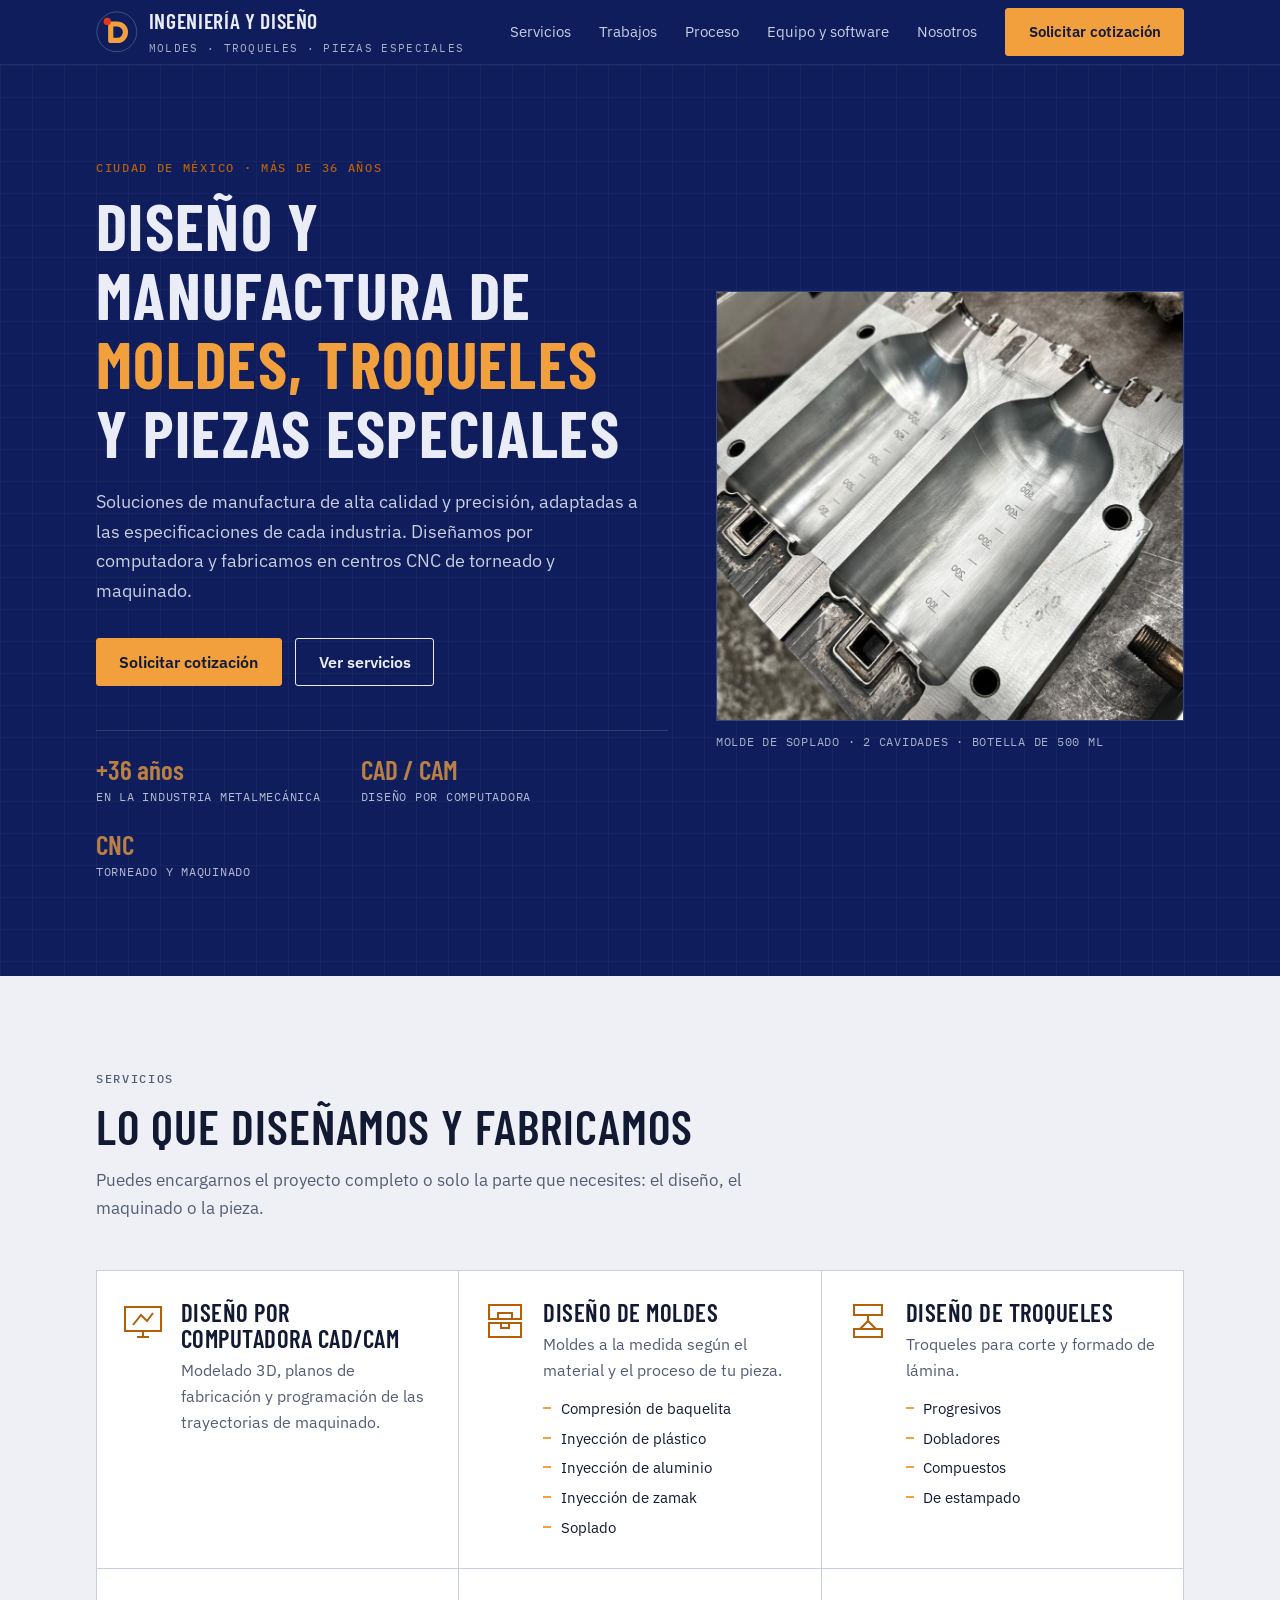
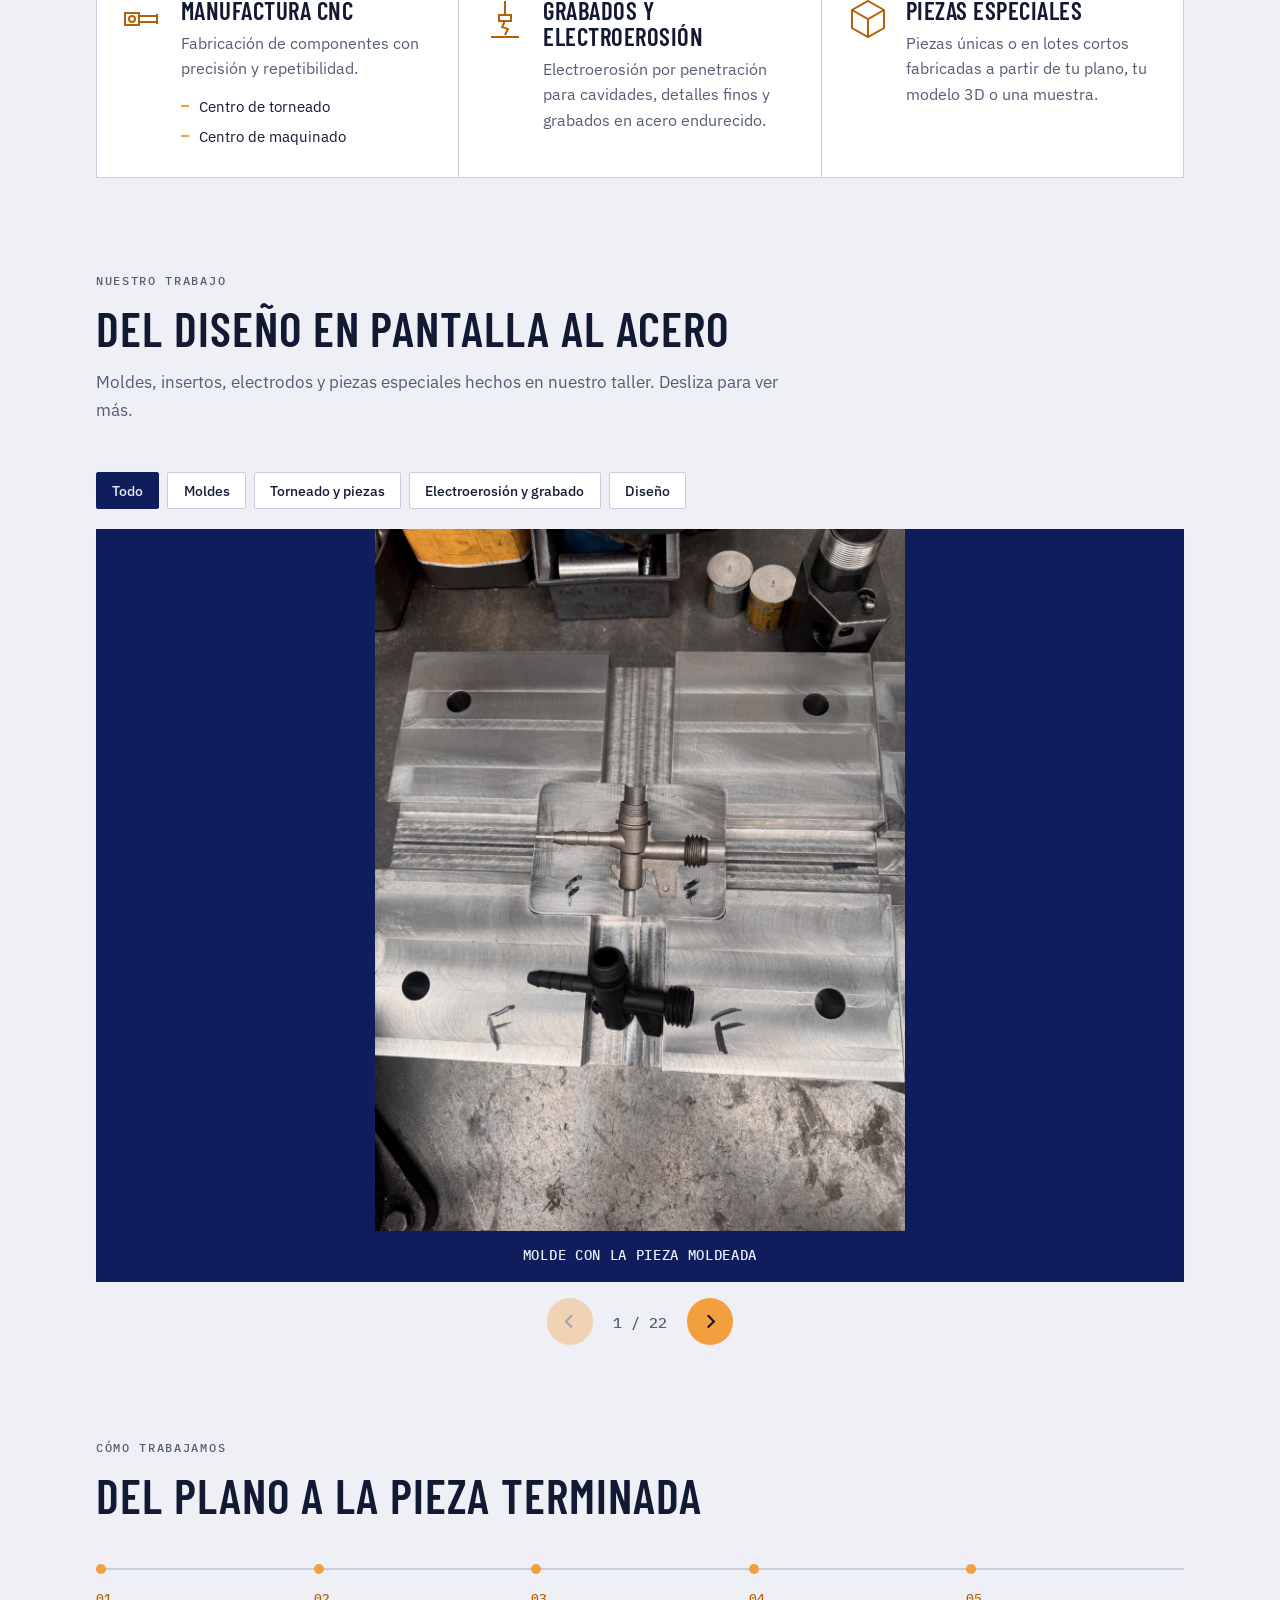
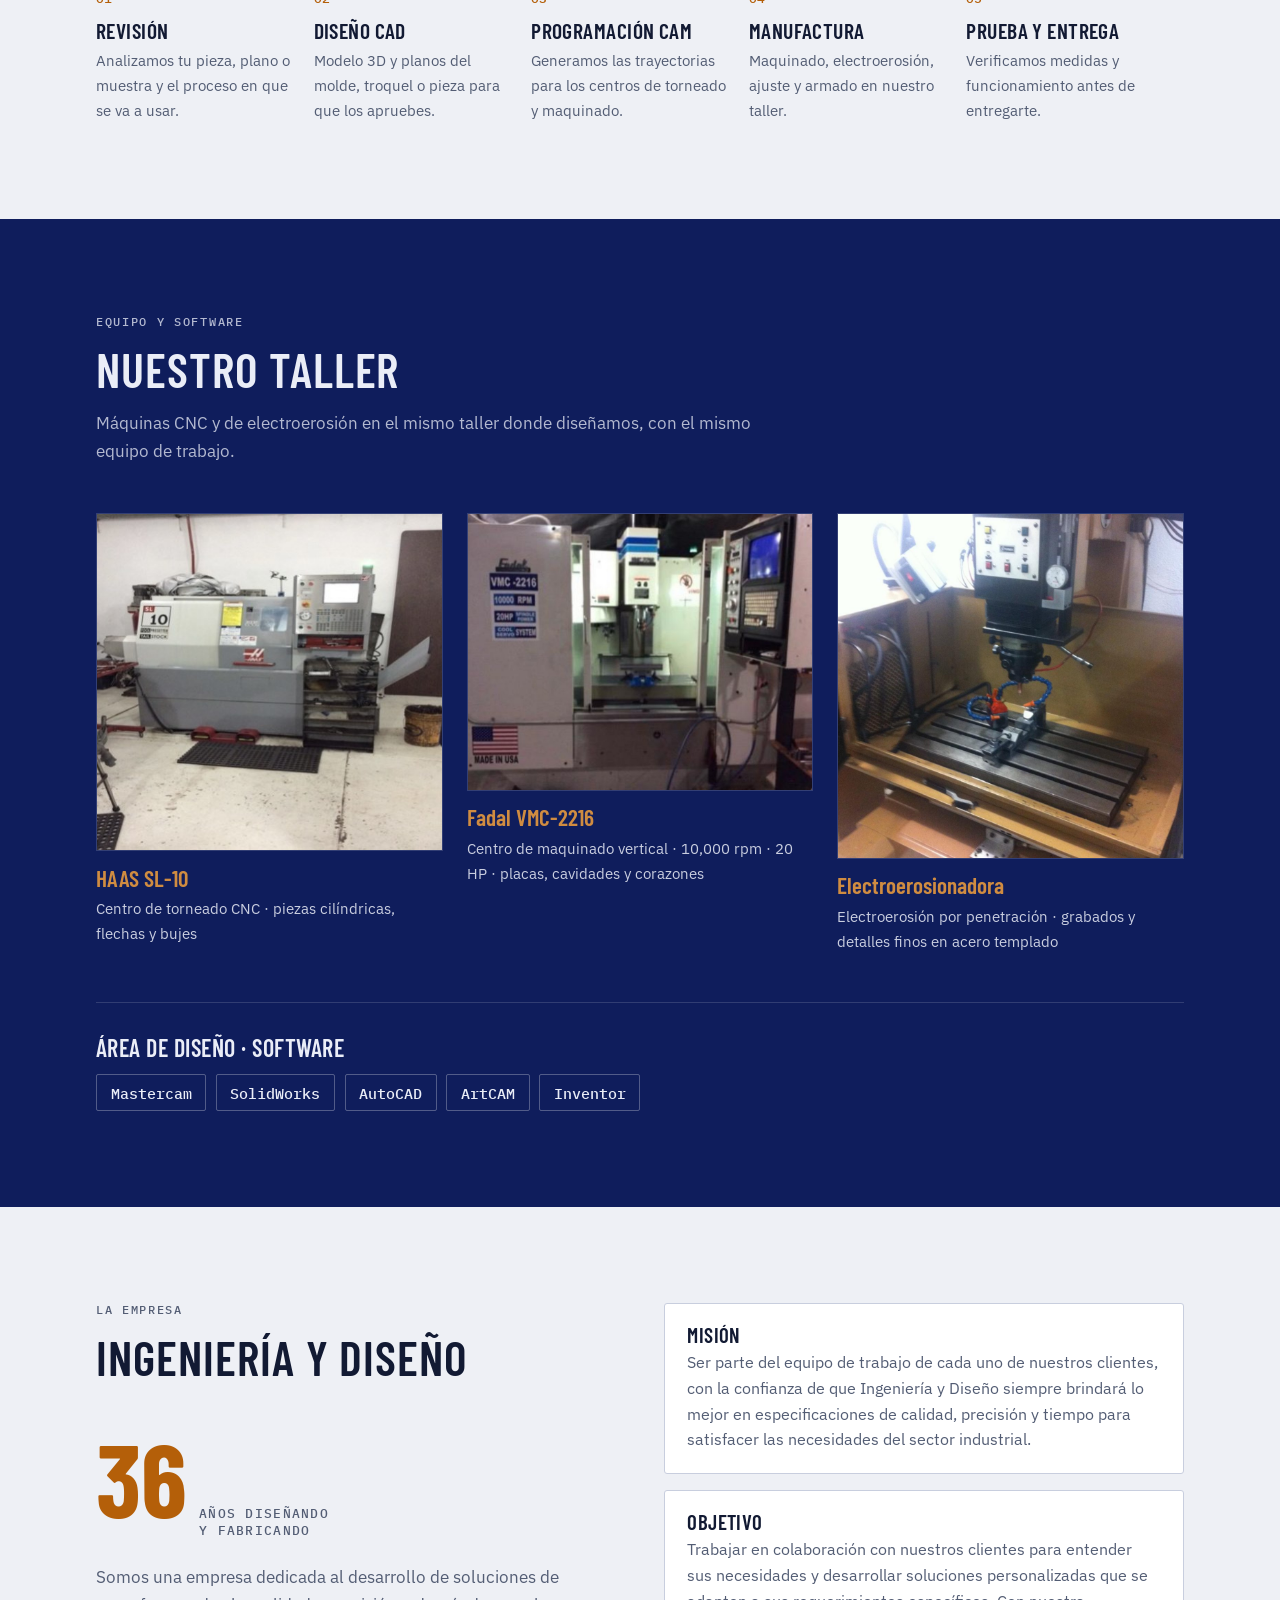
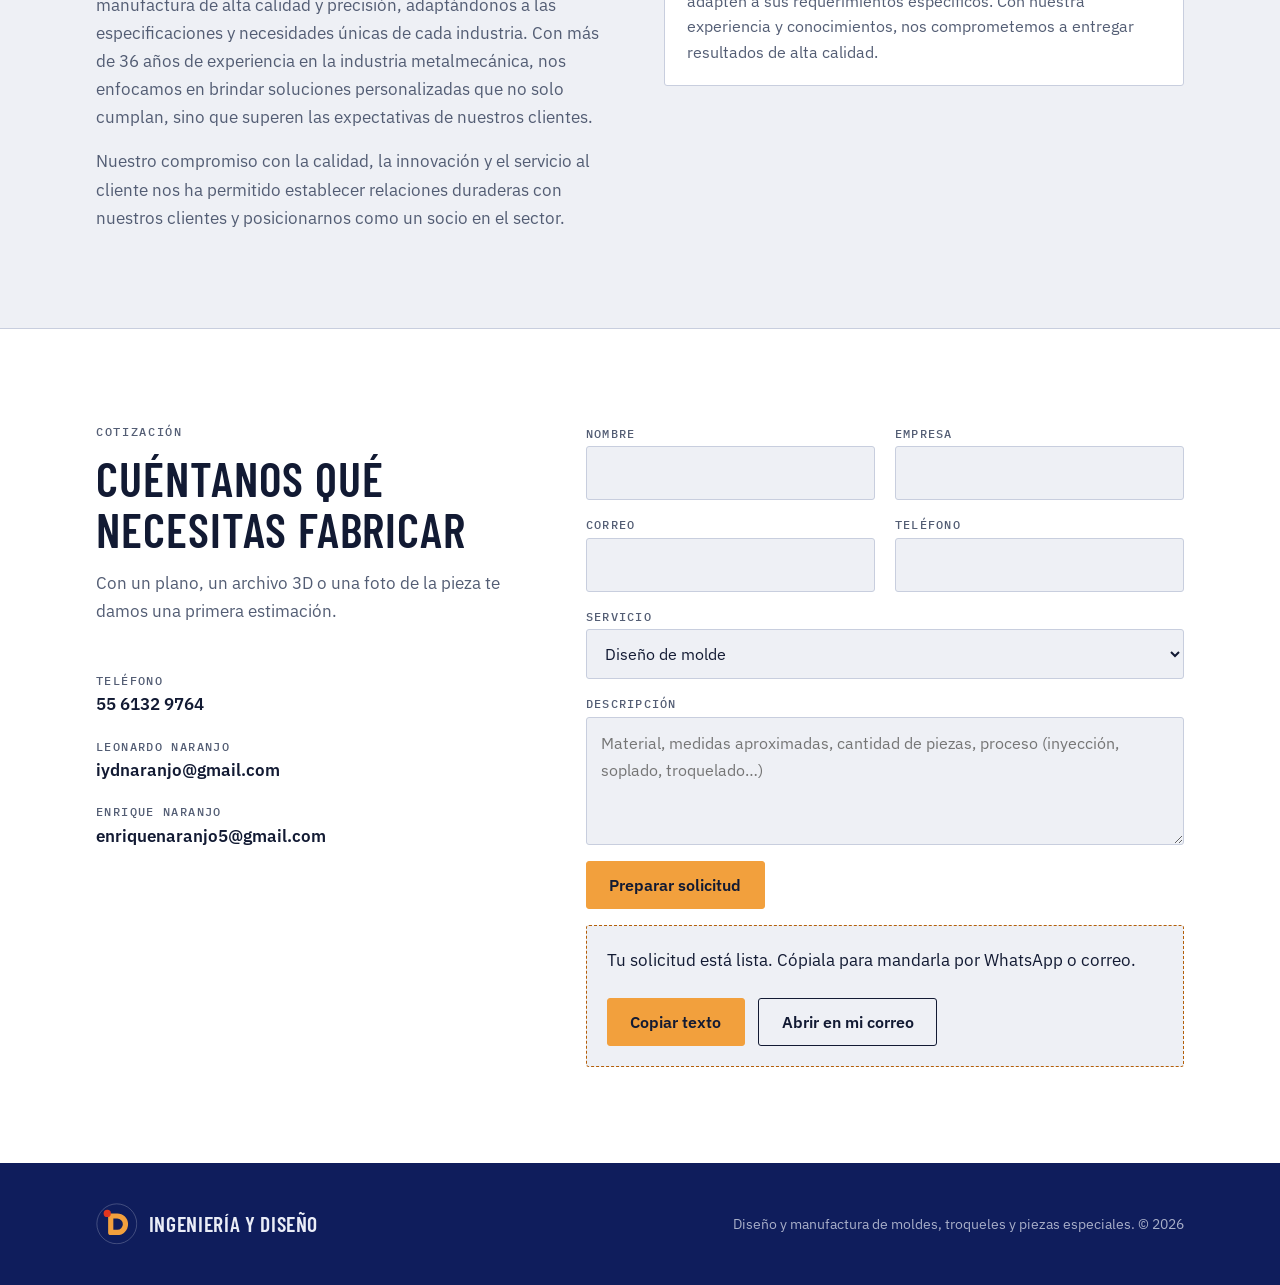
<file: ingenieria-y-diseno/index.html>
<!doctype html>
<html lang="es">
<head>
<meta charset="utf-8">
<meta name="viewport" content="width=device-width, initial-scale=1, viewport-fit=cover">
<title>Ingeniería y Diseño</title>
<meta name="description" content="Diseño y manufactura de moldes, troqueles y piezas especiales. 36 años de experiencia en la Ciudad de México.">
<link rel="preconnect" href="https://fonts.googleapis.com">
<link rel="preconnect" href="https://fonts.gstatic.com" crossorigin>
<link rel="stylesheet" href="https://fonts.googleapis.com/css2?family=Barlow+Condensed:wght@500;600;700&family=IBM+Plex+Sans:wght@400;500;600&family=IBM+Plex+Mono:wght@400;500&display=swap">
<style>
/* Layout: plano técnico. Bandas a todo lo ancho en el azul marino del logo, contenido
   en una columna de 72rem, cotas y etiquetas monoespaciadas como en un dibujo de taller. */
:root {
  --papel: #eef0f5;       /* fondo, gris con matiz azul */
  --lamina: #ffffff;      /* superficies */
  --texto: #121a33;       /* texto principal */
  --tenue: #535d74;       /* texto secundario */
  --linea: #c8cede;       /* trazos y bordes */
  --marino: #0f1d5c;      /* bandas oscuras, azul del logo */
  --sobre-marino: #eaedf7;/* texto sobre bandas oscuras */
  --naranja: #f2a03d;     /* acento del logo, sobre fondos oscuros y botones */
  --naranja-texto: #b45f09; /* acento como texto sobre fondo claro */
  --rojo: #e2361f;        /* punto del logo */
  --display: "Barlow Condensed", "Arial Narrow", "Roboto Condensed", sans-serif;
  --cuerpo: "IBM Plex Sans", "Segoe UI", Roboto, Helvetica, Arial, sans-serif;
  --mono: "IBM Plex Mono", ui-monospace, "SFMono-Regular", Menlo, Consolas, monospace;
  --ancho: 72rem;
  color-scheme: light;
}
@media (prefers-color-scheme: dark) {
  :root:not([data-theme="light"]) {
    --papel: #0c1230; --lamina: #131b42; --texto: #e2e6f2; --tenue: #9aa3bd;
    --linea: #29325e; --marino: #080d26; --sobre-marino: #eaedf7;
    --naranja: #f4a849; --naranja-texto: #f4a849;
    color-scheme: dark;
  }
}
:root[data-theme="dark"] {
  --papel: #0c1230; --lamina: #131b42; --texto: #e2e6f2; --tenue: #9aa3bd;
  --linea: #29325e; --marino: #080d26; --sobre-marino: #eaedf7;
  --naranja: #f4a849; --naranja-texto: #f4a849;
  color-scheme: dark;
}

* { box-sizing: border-box; }
html { scroll-behavior: smooth; scroll-padding-top: 4.5rem; }
body {
  margin: 0;
  background: var(--papel);
  color: var(--texto);
  font: 400 1.0625rem/1.65 var(--cuerpo);
}
img, svg { max-width: 100%; }
a { color: inherit; }
:focus-visible { outline: 2px solid var(--naranja); outline-offset: 3px; }
h1, h2, h3 { font-family: var(--display); font-weight: 600; line-height: 1.05; margin: 0; text-wrap: balance; text-transform: uppercase; letter-spacing: .02em; }
p { margin: 0; }

.envoltura { max-width: var(--ancho); margin-inline: auto; padding-inline: clamp(1rem, 4vw, 2rem); }
.etiqueta { font: 500 .75rem/1.2 var(--mono); letter-spacing: .14em; text-transform: uppercase; color: var(--naranja-texto); }
.oscura .etiqueta { color: var(--naranja); }

/* Encabezado */
.encabezado {
  position: sticky; top: env(safe-area-inset-top, 0px); z-index: 10;
  background: var(--marino); color: var(--sobre-marino);
  border-bottom: 1px solid rgba(255,255,255,.08);
}
.encabezado .envoltura { display: flex; align-items: center; justify-content: space-between; gap: 1rem; min-height: 4rem; }
.marca { display: flex; align-items: center; gap: .7rem; text-decoration: none; }
.marca svg { width: 2.6rem; height: 2.6rem; flex: none; }
.marca span { font: 600 1.35rem/1 var(--display); letter-spacing: .03em; text-transform: uppercase; }
.marca small { display: block; font: 400 .68rem/1.3 var(--mono); letter-spacing: .12em; text-transform: uppercase; opacity: .7; margin-top: .2rem; }
.nav { display: flex; gap: 1.75rem; align-items: center; }
.nav a { text-decoration: none; font-size: .95rem; opacity: .85; }
.nav a:hover { opacity: 1; color: var(--naranja); }
.nav .boton { opacity: 1; }
.nav .boton:hover { color: var(--marino); }
.menu-btn { display: none; background: none; border: 1px solid rgba(255,255,255,.25); color: inherit; border-radius: 4px; width: 2.75rem; height: 2.75rem; cursor: pointer; }
.menu-btn svg { width: 1.3rem; height: 1.3rem; }
@media (max-width: 860px) {
  .menu-btn { display: inline-grid; place-items: center; }
  .nav { position: absolute; inset: 100% 0 auto 0; background: var(--marino); flex-direction: column; align-items: stretch; gap: 0; padding: .5rem clamp(1rem, 4vw, 2rem) 1.25rem; border-bottom: 1px solid rgba(255,255,255,.08); }
  .nav a { padding: .85rem 0; border-bottom: 1px solid rgba(255,255,255,.08); }
  .nav .boton { margin-top: 1rem; text-align: center; border-bottom: 0; padding: .95rem 1.4rem; }
  .nav:not(.abierta) { display: none; }
}

.boton {
  display: inline-flex; align-items: center; justify-content: center; gap: .5rem;
  font: 600 1rem/1 var(--cuerpo); text-decoration: none; cursor: pointer;
  padding: .95rem 1.4rem; border-radius: 3px; border: 1.5px solid var(--naranja);
  background: var(--naranja); color: #121a33;
}
.boton:hover { filter: brightness(1.06); }
.boton.contorno { background: transparent; color: inherit; border-color: currentColor; }

/* Portada */
.portada { background: var(--marino); color: var(--sobre-marino); position: relative; overflow: hidden; }
.portada::before {
  content: ""; position: absolute; inset: 0; pointer-events: none; opacity: .6;
  background-image:
    linear-gradient(rgba(255,255,255,.05) 1px, transparent 1px),
    linear-gradient(90deg, rgba(255,255,255,.05) 1px, transparent 1px);
  background-size: 32px 32px;
}
.portada .envoltura { position: relative; display: grid; grid-template-columns: 1.1fr .9fr; gap: 3rem; align-items: center; padding-block: clamp(3rem, 8vw, 6rem); }
.portada h1 { font-size: clamp(2.3rem, 6vw, 4.1rem); font-weight: 700; margin-block: 1rem 1.25rem; }
.portada h1 em { font-style: normal; color: var(--naranja); }
.portada p.intro { max-width: 34rem; font-size: 1.125rem; opacity: .85; }
.acciones { display: flex; flex-wrap: wrap; gap: .85rem; margin-top: 2rem; }
.foto-portada { margin: 0; min-width: 0; }
.foto-portada img { display: block; width: 100%; height: auto; border: 1px solid rgba(255,255,255,.18); }
.foto-portada figcaption { font: 400 .78rem/1.4 var(--mono); letter-spacing: .06em; text-transform: uppercase; opacity: .7; margin-top: .75rem; }
@media (max-width: 860px) {
  .portada .envoltura { grid-template-columns: 1fr; gap: 2.5rem; }
  .acciones .boton { flex: 1 1 14rem; }
}
.datos { display: flex; flex-wrap: wrap; gap: 1.5rem 2.5rem; margin-top: 2.75rem; padding-top: 1.5rem; border-top: 1px solid rgba(255,255,255,.14); }
.datos div { font: 400 .78rem/1.4 var(--mono); letter-spacing: .06em; text-transform: uppercase; opacity: .75; }
.datos b { display: block; font: 600 1.7rem/1.1 var(--display); letter-spacing: 0; text-transform: none; color: var(--naranja); margin-bottom: .2rem; }

/* Secciones */
.seccion { padding-block: clamp(3.5rem, 9vw, 6rem); }
.seccion-cabeza { display: grid; gap: .9rem; max-width: 44rem; margin-bottom: clamp(2rem, 5vw, 3rem); }
.seccion-cabeza h2 { font-size: clamp(2rem, 5vw, 3rem); }
.seccion-cabeza p { color: var(--tenue); }
.oscura { background: var(--marino); color: var(--sobre-marino); }
.oscura .seccion-cabeza p { color: var(--sobre-marino); opacity: .75; }

/* Servicios */
.servicios { display: grid; grid-template-columns: repeat(auto-fit, minmax(19rem, 1fr)); gap: 0; border-top: 1px solid var(--linea); border-left: 1px solid var(--linea); background: var(--lamina); }
.servicio { display: grid; grid-template-columns: 2.75rem 1fr; gap: 1rem; align-items: start; min-width: 0; padding: 1.75rem 1.5rem; border-right: 1px solid var(--linea); border-bottom: 1px solid var(--linea); }
.servicio svg { width: 2.75rem; height: 2.75rem; color: var(--naranja-texto); }
.servicio h3 { font-size: 1.55rem; margin-bottom: .45rem; }
.servicio p { color: var(--tenue); font-size: .98rem; }
.servicio ul { margin: .75rem 0 0; padding: 0; list-style: none; display: grid; gap: .3rem; }
.servicio li { font-size: .95rem; padding-left: 1.1rem; position: relative; }
.servicio li::before { content: ""; position: absolute; left: 0; top: .72em; width: .5rem; height: 2px; background: var(--naranja); }

/* Galería: carrusel con la foto completa */
.filtros { display: flex; flex-wrap: wrap; gap: .5rem; margin-bottom: 1.25rem; }
.filtro { font: 500 .85rem var(--cuerpo); padding: .55rem .95rem; border-radius: 2px; border: 1px solid var(--linea); background: var(--lamina); color: var(--texto); cursor: pointer; }
.filtro[aria-pressed="true"] { background: var(--marino); border-color: var(--marino); color: var(--sobre-marino); }
.carrusel { position: relative; }
.pista { display: flex; align-items: flex-start; overflow-x: auto; overflow-y: hidden; transition: height .25s ease; scroll-snap-type: x mandatory; scroll-behavior: smooth; scrollbar-width: none; background: var(--marino); }
.pista::-webkit-scrollbar { display: none; }
.diapositiva { flex: 0 0 100%; margin: 0; scroll-snap-align: center; min-width: 0; display: flex; flex-direction: column; align-items: center; }
.diapositiva img { display: block; width: auto; height: auto; max-width: 100%; max-height: 78vh; }
.diapositiva figcaption { font: 500 .85rem/1.4 var(--mono); letter-spacing: .05em; text-transform: uppercase; color: var(--sobre-marino); text-align: center; padding: .9rem 1rem 1.1rem; }
.controles { display: flex; align-items: center; justify-content: center; gap: 1.25rem; margin-top: 1rem; }
.flecha { width: 2.9rem; height: 2.9rem; border-radius: 50%; border: 0; display: grid; place-items: center; background: var(--naranja); color: #121a33; cursor: pointer; }
.flecha svg { width: 1.3rem; height: 1.3rem; }
.flecha:disabled { opacity: .35; cursor: default; }
.contador { font: 500 .95rem var(--mono); color: var(--tenue); min-width: 5ch; text-align: center; margin: 0; }
@media (max-width: 560px) {
  .diapositiva figcaption { font-size: .75rem; }
}

/* Proceso */
.proceso { list-style: none; margin: 0; padding: 0; display: grid; grid-template-columns: repeat(5, 1fr); gap: 0; counter-reset: paso; }
.paso { counter-increment: paso; padding: 1.25rem 1.25rem 0 0; border-top: 2px solid var(--linea); position: relative; min-width: 0; }
.paso::before { content: counter(paso, decimal-leading-zero); display: block; font: 500 .8rem var(--mono); color: var(--naranja-texto); margin-bottom: .75rem; }
.paso::after { content: ""; position: absolute; top: -6px; left: 0; width: 10px; height: 10px; background: var(--naranja); border-radius: 50%; }
.paso h3 { font-size: 1.35rem; margin-bottom: .4rem; }
.paso p { color: var(--tenue); font-size: .95rem; }
@media (max-width: 900px) {
  .proceso { grid-template-columns: 1fr; }
  .paso { border-top: 0; border-left: 2px solid var(--linea); padding: 0 0 2rem 1.5rem; }
  .paso::after { top: 0; left: -6px; }
}

/* Equipo y software */
.maquinas { display: grid; grid-template-columns: repeat(auto-fit, minmax(16rem, 1fr)); gap: 2rem 1.5rem; }
.maquinas figure { margin: 0; min-width: 0; }
.maquinas img { display: block; width: 100%; height: auto; border: 1px solid rgba(255,255,255,.15); }
.maquinas figcaption { margin-top: .9rem; font-size: .95rem; opacity: .85; }
.maquinas figcaption b { display: block; font: 600 1.45rem/1.1 var(--display); color: var(--naranja); margin-bottom: .3rem; }
.software { margin-top: 3rem; padding-top: 2rem; border-top: 1px solid rgba(255,255,255,.14); }
.software h3 { font-size: 1.5rem; margin-bottom: .9rem; }
.chips { display: flex; flex-wrap: wrap; gap: .6rem; }
.chips span { border: 1px solid rgba(255,255,255,.28); padding: .45rem .85rem; border-radius: 2px; font: 500 .95rem var(--mono); }

/* Nosotros */
.nosotros { display: grid; grid-template-columns: 1fr 1fr; gap: 3rem; align-items: start; }
.nosotros p + p { margin-top: 1rem; }
.nosotros .texto { color: var(--tenue); max-width: 36rem; }
.anios { display: flex; align-items: baseline; gap: .75rem; margin-bottom: 1.5rem; }
.anios b { font: 700 clamp(4rem, 12vw, 6.5rem)/0.9 var(--display); color: var(--naranja-texto); }
.anios span { font: 500 .8rem/1.3 var(--mono); text-transform: uppercase; letter-spacing: .1em; color: var(--tenue); }
.principios { display: grid; gap: 1rem; }
.principio { background: var(--lamina); border: 1px solid var(--linea); padding: 1.25rem 1.4rem; border-radius: 3px; }
.principio h3 { font-size: 1.3rem; margin-bottom: .3rem; }
.principio p { color: var(--tenue); font-size: .97rem; }
@media (max-width: 860px) { .nosotros { grid-template-columns: 1fr; } }

/* Contacto */
.contacto-banda { background: var(--lamina); border-top: 1px solid var(--linea); }
.contacto { display: grid; grid-template-columns: .85fr 1.15fr; gap: 3rem; align-items: start; }
.vias { display: grid; gap: 1.25rem; }
.via { display: grid; gap: .2rem; }
.via span { font: 500 .72rem var(--mono); text-transform: uppercase; letter-spacing: .12em; color: var(--tenue); }
.via b, .via address { font-size: 1.05rem; font-weight: 600; font-style: normal; }
.via a { font-size: .95rem; color: var(--naranja-texto); overflow-wrap: anywhere; }
.via b a { font-size: 1.05rem; color: inherit; text-decoration: none; }
.via b a:hover { color: var(--naranja-texto); }
form { display: grid; grid-template-columns: 1fr 1fr; gap: 1rem 1.25rem; min-width: 0; }
.campo { display: grid; gap: .35rem; min-width: 0; }
.campo.ancho { grid-column: 1 / -1; }
label { font: 500 .78rem var(--mono); text-transform: uppercase; letter-spacing: .1em; color: var(--tenue); }
input, select, textarea {
  font: inherit; font-size: 1rem; color: var(--texto); background: var(--papel);
  border: 1px solid var(--linea); border-radius: 3px; padding: .8rem .9rem; width: 100%;
}
input:focus, select:focus, textarea:focus { outline: 2px solid var(--naranja); outline-offset: 0; border-color: var(--naranja); }
textarea { min-height: 8rem; resize: vertical; }
.form-pie { grid-column: 1 / -1; display: flex; flex-wrap: wrap; gap: 1rem; align-items: center; }
.aviso { font-size: .95rem; color: var(--tenue); }
.resumen { grid-column: 1 / -1; background: var(--papel); border: 1px dashed var(--naranja-texto); border-radius: 3px; padding: 1.25rem; display: grid; gap: .75rem; }
.resumen pre { margin: 0; white-space: pre-wrap; font: 400 .9rem/1.5 var(--mono); overflow-wrap: anywhere; }
@media (max-width: 860px) { .contacto { grid-template-columns: 1fr; } }
@media (max-width: 520px) { form { grid-template-columns: 1fr; } }

/* Pie */
.pie { background: var(--marino); color: var(--sobre-marino); padding-block: 2.5rem; font-size: .9rem; }
.pie .envoltura { display: flex; flex-wrap: wrap; gap: 1.5rem; justify-content: space-between; align-items: center; }
.pie p { opacity: .7; }

@media (prefers-reduced-motion: reduce) { html { scroll-behavior: auto; } }
</style>
</head>
<body>

<svg width="0" height="0" style="position:absolute" aria-hidden="true">
  <symbol id="logo" viewBox="0 0 48 48">
    <circle cx="24" cy="24" r="23" fill="#0f1d5c" stroke="rgba(255,255,255,.25)"/>
    <path d="M17 15h7.5a9.5 9.5 0 0 1 0 19H17z" fill="none" stroke="#f2a03d" stroke-width="6" stroke-linejoin="round"/>
    <circle cx="13" cy="12" r="4.2" fill="#e2361f"/>
  </symbol>
</svg>

<header class="encabezado">
  <div class="envoltura">
    <a class="marca" href="#inicio" aria-label="Ingeniería y Diseño, inicio">
      <svg aria-hidden="true"><use href="#logo"/></svg>
      <div>
        <span>Ingeniería y Diseño</span>
        <small>Moldes · troqueles · piezas especiales</small>
      </div>
    </a>
    <button class="menu-btn" id="menu-btn" aria-label="Abrir menú" aria-expanded="false" aria-controls="nav">
      <svg viewBox="0 0 24 24" fill="none" stroke="currentColor" stroke-width="2"><path d="M3 6h18M3 12h18M3 18h18"/></svg>
    </button>
    <nav class="nav" id="nav">
      <a href="#servicios">Servicios</a>
      <a href="#trabajos">Trabajos</a>
      <a href="#proceso">Proceso</a>
      <a href="#taller">Equipo y software</a>
      <a href="#nosotros">Nosotros</a>
      <a class="boton" href="#contacto">Solicitar cotización</a>
    </nav>
  </div>
</header>

<main>
<section class="portada" id="inicio">
  <div class="envoltura">
    <div>
      <p class="etiqueta">Ciudad de México · Más de 36 años</p>
      <h1>Diseño y manufactura de <em>moldes, troqueles</em> y piezas especiales</h1>
      <p class="intro">Soluciones de manufactura de alta calidad y precisión, adaptadas a las especificaciones de cada industria. Diseñamos por computadora y fabricamos en centros CNC de torneado y maquinado.</p>
      <div class="acciones">
        <a class="boton" href="#contacto">Solicitar cotización</a>
        <a class="boton contorno" href="#servicios">Ver servicios</a>
      </div>
      <div class="datos">
        <div><b>+36 años</b>en la industria metalmecánica</div>
        <div><b>CAD / CAM</b>diseño por computadora</div>
        <div><b>CNC</b>torneado y maquinado</div>
      </div>
    </div>
    <figure class="foto-portada">
      <img src="img/molde-soplado.jpg" alt="Molde de soplado de dos cavidades para botella de 500 ml, con escala graduada grabada en la cavidad" width="1004" height="923">
      <figcaption>Molde de soplado · 2 cavidades · botella de 500 ml</figcaption>
    </figure>
  </div>
</section>

<section class="seccion" id="servicios">
  <div class="envoltura">
    <div class="seccion-cabeza">
      <p class="etiqueta">Servicios</p>
      <h2>Lo que diseñamos y fabricamos</h2>
      <p>Puedes encargarnos el proyecto completo o solo la parte que necesites: el diseño, el maquinado o la pieza.</p>
    </div>
    <div class="servicios">
      <article class="servicio">
        <svg viewBox="0 0 44 44" fill="none" stroke="currentColor" stroke-width="2" aria-hidden="true"><rect x="4" y="8" width="36" height="24"/><path d="M16 38h12M22 32v6M12 26l8-10 6 6 6-8"/></svg>
        <div>
          <h3>Diseño por computadora CAD/CAM</h3>
          <p>Modelado 3D, planos de fabricación y programación de las trayectorias de maquinado.</p>
        </div>
      </article>
      <article class="servicio">
        <svg viewBox="0 0 44 44" fill="none" stroke="currentColor" stroke-width="2" aria-hidden="true"><rect x="6" y="6" width="32" height="14"/><rect x="6" y="24" width="32" height="14"/><path d="M15 20v-6h14v6M18 24v5h8v-5"/></svg>
        <div>
          <h3>Diseño de moldes</h3>
          <p>Moldes a la medida según el material y el proceso de tu pieza.</p>
          <ul>
            <li>Compresión de baquelita</li>
            <li>Inyección de plástico</li>
            <li>Inyección de aluminio</li>
            <li>Inyección de zamak</li>
            <li>Soplado</li>
          </ul>
        </div>
      </article>
      <article class="servicio">
        <svg viewBox="0 0 44 44" fill="none" stroke="currentColor" stroke-width="2" aria-hidden="true"><path d="M8 6h28v10H8zM22 16v6M8 38h28v-8H8z"/><path d="M14 30l8-8 8 8"/></svg>
        <div>
          <h3>Diseño de troqueles</h3>
          <p>Troqueles para corte y formado de lámina.</p>
          <ul>
            <li>Progresivos</li>
            <li>Dobladores</li>
            <li>Compuestos</li>
            <li>De estampado</li>
          </ul>
        </div>
      </article>
      <article class="servicio">
        <svg viewBox="0 0 44 44" fill="none" stroke="currentColor" stroke-width="2" aria-hidden="true"><rect x="4" y="16" width="14" height="12"/><path d="M18 19h18v6H18M36 17v10"/><circle cx="11" cy="22" r="3"/></svg>
        <div>
          <h3>Manufactura CNC</h3>
          <p>Fabricación de componentes con precisión y repetibilidad.</p>
          <ul>
            <li>Centro de torneado</li>
            <li>Centro de maquinado</li>
          </ul>
        </div>
      </article>
      <article class="servicio">
        <svg viewBox="0 0 44 44" fill="none" stroke="currentColor" stroke-width="2" aria-hidden="true"><path d="M22 4v14M16 18h12v6H16zM22 24l-3 6 6 2-3 6"/><path d="M8 40h28"/></svg>
        <div>
          <h3>Grabados y electroerosión</h3>
          <p>Electroerosión por penetración para cavidades, detalles finos y grabados en acero endurecido.</p>
        </div>
      </article>
      <article class="servicio">
        <svg viewBox="0 0 44 44" fill="none" stroke="currentColor" stroke-width="2" aria-hidden="true"><path d="M22 4l16 9v18l-16 9-16-9V13z"/><path d="M6 13l16 9 16-9M22 22v18"/></svg>
        <div>
          <h3>Piezas especiales</h3>
          <p>Piezas únicas o en lotes cortos fabricadas a partir de tu plano, tu modelo 3D o una muestra.</p>
        </div>
      </article>
    </div>
  </div>
</section>

<section class="seccion" id="trabajos" style="padding-top:0">
  <div class="envoltura">
    <div class="seccion-cabeza">
      <p class="etiqueta">Nuestro trabajo</p>
      <h2>Del diseño en pantalla al acero</h2>
      <p>Moldes, insertos, electrodos y piezas especiales hechos en nuestro taller. Desliza para ver más.</p>
    </div>
    <div class="filtros" role="group" aria-label="Filtrar trabajos">
      <button type="button" class="filtro" data-filtro="todo" aria-pressed="true">Todo</button>
      <button type="button" class="filtro" data-filtro="moldes" aria-pressed="false">Moldes</button>
      <button type="button" class="filtro" data-filtro="torneado" aria-pressed="false">Torneado y piezas</button>
      <button type="button" class="filtro" data-filtro="electro" aria-pressed="false">Electroerosión y grabado</button>
      <button type="button" class="filtro" data-filtro="diseno" aria-pressed="false">Diseño</button>
    </div>
    <div class="carrusel">
    <div class="pista" id="galeria" tabindex="0" aria-label="Fotos de trabajos, desliza para ver más">
      <figure class="diapositiva" data-cat="moldes">
        <img src="img/molde-pieza.jpg" alt="Molde abierto con la pieza de metal en la cavidad y la pieza de plástico terminada a un lado" width="1100" height="1456" loading="lazy">
        <figcaption>Molde con la pieza moldeada</figcaption>
      </figure>
      <figure class="diapositiva" data-cat="diseno">
        <img src="img/diseno-cad.jpg" alt="Modelo 3D explosionado de un molde de inyección con placas, guías y corazones" width="1004" height="708" loading="lazy">
        <figcaption>Diseño 3D de un molde de inyección</figcaption>
      </figure>
      <figure class="diapositiva" data-cat="moldes">
        <img src="img/molde-inyeccion.jpg" alt="Molde de inyección abierto mostrando la cavidad, el corazón y las guías" width="1100" height="1456" loading="lazy">
        <figcaption>Molde de inyección terminado</figcaption>
      </figure>
      <figure class="diapositiva" data-cat="torneado">
        <img src="img/componentes-pulidos.jpg" alt="Charola con decenas de componentes torneados y pulidos a espejo" width="1100" height="1945" loading="lazy">
        <figcaption>Componentes pulidos a espejo</figcaption>
      </figure>
      <figure class="diapositiva" data-cat="electro">
        <img src="img/pieza-electrodos.jpg" alt="Pieza de plástico, dos electrodos de cobre y las dos mitades de la cavidad del molde" width="1100" height="1456" loading="lazy">
        <figcaption>Pieza, electrodos y cavidad del molde</figcaption>
      </figure>
      <figure class="diapositiva" data-cat="torneado">
        <img src="img/roscado-torno.jpg" alt="Flecha siendo roscada dentro del centro de torneado, con la torreta de herramientas al fondo" width="1100" height="1456" loading="lazy">
        <figcaption>Roscado en el centro de torneado</figcaption>
      </figure>
      <figure class="diapositiva" data-cat="moldes">
        <img src="img/molde-soplado-2.jpg" alt="Molde de soplado abierto con dos cavidades en forma de botella" width="1100" height="1456" loading="lazy">
        <figcaption>Molde de soplado de 2 cavidades</figcaption>
      </figure>
      <figure class="diapositiva" data-cat="diseno">
        <img src="img/plano-cad.jpg" alt="Plano 2D de una placa con cotas de 151 por 100 mm en la pantalla de la computadora" width="1100" height="762" loading="lazy">
        <figcaption>Plano de placa en CAD</figcaption>
      </figure>
      <figure class="diapositiva" data-cat="torneado">
        <img src="img/corazones-pernos.jpg" alt="Corazones torneados y pulidos con pernos en la punta" width="1100" height="1456" loading="lazy">
        <figcaption>Corazones pulidos con pernos</figcaption>
      </figure>
      <figure class="diapositiva" data-cat="moldes">
        <img src="img/molde-engrane.jpg" alt="Placas de molde con cavidad en forma de engrane al centro" width="1100" height="1456" loading="lazy">
        <figcaption>Molde para pieza tipo engrane</figcaption>
      </figure>
      <figure class="diapositiva" data-cat="electro">
        <img src="img/electrodo-cobre.jpg" alt="Electrodo de cobre ranurado junto a la placa de acero que va a erosionar, con sus medidas marcadas" width="1100" height="1456" loading="lazy">
        <figcaption>Electrodo de cobre para electroerosión</figcaption>
      </figure>
      <figure class="diapositiva" data-cat="torneado">
        <img src="img/anillos-roscados.jpg" alt="Tres anillos torneados con rosca interior y barrenos" width="1100" height="1456" loading="lazy">
        <figcaption>Anillos roscados</figcaption>
      </figure>
      <figure class="diapositiva" data-cat="moldes">
        <img src="img/molde-4-cavidades.jpg" alt="Placa de molde de cuatro cavidades con logotipo grabado en cada cavidad y canales de alimentación en cruz" width="1004" height="848" loading="lazy">
        <figcaption>Placa de molde de 4 cavidades con grabado</figcaption>
      </figure>
      <figure class="diapositiva" data-cat="electro">
        <img src="img/electroerosion-trabajando.jpg" alt="Electrodo de electroerosión sobre un inserto de molde sumergido en dieléctrico" width="1004" height="1339" loading="lazy">
        <figcaption>Electroerosión por penetración en un inserto</figcaption>
      </figure>
      <figure class="diapositiva" data-cat="torneado">
        <img src="img/pulido-detalle.jpg" alt="Acercamiento a componentes cónicos pulidos a espejo" width="1100" height="1945" loading="lazy">
        <figcaption>Detalle del pulido espejo</figcaption>
      </figure>
      <figure class="diapositiva" data-cat="moldes">
        <img src="img/placas-molde.jpg" alt="Juegos de placas de molde maquinadas sobre el banco de trabajo" width="1100" height="1456" loading="lazy">
        <figcaption>Placas de molde maquinadas</figcaption>
      </figure>
      <figure class="diapositiva" data-cat="electro">
        <img src="img/insertos-grabados.jpg" alt="Ocho insertos circulares con el mismo grabado, acomodados en una charola" width="1100" height="1456" loading="lazy">
        <figcaption>Lote de insertos grabados</figcaption>
      </figure>
      <figure class="diapositiva" data-cat="torneado">
        <img src="img/corazones-anillos.jpg" alt="Dos corazones escalonados y dos anillos torneados sobre el banco" width="1100" height="1945" loading="lazy">
        <figcaption>Juego de corazones y anillos</figcaption>
      </figure>
      <figure class="diapositiva" data-cat="torneado">
        <img src="img/piezas-brida.jpg" alt="Cinco piezas torneadas con brida y barrenos sobre el banco de trabajo" width="1100" height="816" loading="lazy">
        <figcaption>Piezas especiales con brida</figcaption>
      </figure>
      <figure class="diapositiva" data-cat="electro">
        <img src="img/inserto-detalle.jpg" alt="Acercamiento a un inserto torneado con grabado de flechas y tapa" width="1100" height="1456" loading="lazy">
        <figcaption>Detalle del grabado en un inserto</figcaption>
      </figure>
      <figure class="diapositiva" data-cat="torneado">
        <img src="img/piezas-serie.jpg" alt="Charola con más de veinte piezas torneadas iguales" width="1100" height="1945" loading="lazy">
        <figcaption>Producción en serie de piezas torneadas</figcaption>
      </figure>
      <figure class="diapositiva" data-cat="torneado">
        <img src="img/piezas-torneadas.jpg" alt="Seis piezas torneadas escalonadas y pulidas sobre un escritorio" width="1100" height="816" loading="lazy">
        <figcaption>Piezas torneadas y pulidas</figcaption>
      </figure>
    </div>
    </div>
    <div class="controles">
      <button type="button" class="flecha" id="anterior" aria-label="Foto anterior"><svg viewBox="0 0 24 24" fill="none" stroke="currentColor" stroke-width="2.5"><path d="M15 5l-7 7 7 7"/></svg></button>
      <p class="contador" id="contador" aria-live="polite">1 / 22</p>
      <button type="button" class="flecha" id="siguiente" aria-label="Foto siguiente"><svg viewBox="0 0 24 24" fill="none" stroke="currentColor" stroke-width="2.5"><path d="M9 5l7 7-7 7"/></svg></button>
    </div>
  </div>
</section>

<section class="seccion" id="proceso" style="padding-top:0">
  <div class="envoltura">
    <div class="seccion-cabeza">
      <p class="etiqueta">Cómo trabajamos</p>
      <h2>Del plano a la pieza terminada</h2>
    </div>
    <ol class="proceso">
      <li class="paso"><h3>Revisión</h3><p>Analizamos tu pieza, plano o muestra y el proceso en que se va a usar.</p></li>
      <li class="paso"><h3>Diseño CAD</h3><p>Modelo 3D y planos del molde, troquel o pieza para que los apruebes.</p></li>
      <li class="paso"><h3>Programación CAM</h3><p>Generamos las trayectorias para los centros de torneado y maquinado.</p></li>
      <li class="paso"><h3>Manufactura</h3><p>Maquinado, electroerosión, ajuste y armado en nuestro taller.</p></li>
      <li class="paso"><h3>Prueba y entrega</h3><p>Verificamos medidas y funcionamiento antes de entregarte.</p></li>
    </ol>
  </div>
</section>

<section class="seccion oscura" id="taller">
  <div class="envoltura">
    <div class="seccion-cabeza">
      <p class="etiqueta">Equipo y software</p>
      <h2>Nuestro taller</h2>
      <p>Máquinas CNC y de electroerosión en el mismo taller donde diseñamos, con el mismo equipo de trabajo.</p>
    </div>
    <div class="maquinas">
      <figure>
        <img src="img/torno-haas.jpg" alt="Centro de torneado HAAS SL-10 en el taller" width="497" height="485" loading="lazy">
        <figcaption><b>HAAS SL-10</b>Centro de torneado CNC · piezas cilíndricas, flechas y bujes</figcaption>
      </figure>
      <figure>
        <img src="img/fadal-vmc-2216.jpg" alt="Centro de maquinado vertical Fadal VMC-2216 con las puertas abiertas" width="1004" height="804" loading="lazy">
        <figcaption><b>Fadal VMC-2216</b>Centro de maquinado vertical · 10,000 rpm · 20 HP · placas, cavidades y corazones</figcaption>
      </figure>
      <figure>
        <img src="img/electroerosionadora.jpg" alt="Máquina electroerosionadora por penetración con su mesa de trabajo" width="1004" height="1002" loading="lazy">
        <figcaption><b>Electroerosionadora</b>Electroerosión por penetración · grabados y detalles finos en acero templado</figcaption>
      </figure>
    </div>
    <div class="software">
      <h3>Área de diseño · software</h3>
      <div class="chips">
        <span>Mastercam</span><span>SolidWorks</span><span>AutoCAD</span><span>ArtCAM</span><span>Inventor</span>
      </div>
    </div>
  </div>
</section>

<section class="seccion" id="nosotros">
  <div class="envoltura nosotros">
    <div>
      <div class="seccion-cabeza">
        <p class="etiqueta">La empresa</p>
        <h2>Ingeniería y Diseño</h2>
      </div>
      <div class="anios"><b>36</b><span>años diseñando<br>y fabricando</span></div>
      <div class="texto">
        <p>Somos una empresa dedicada al desarrollo de soluciones de manufactura de alta calidad y precisión, adaptándonos a las especificaciones y necesidades únicas de cada industria. Con más de 36 años de experiencia en la industria metalmecánica, nos enfocamos en brindar soluciones personalizadas que no solo cumplan, sino que superen las expectativas de nuestros clientes.</p>
        <p>Nuestro compromiso con la calidad, la innovación y el servicio al cliente nos ha permitido establecer relaciones duraderas con nuestros clientes y posicionarnos como un socio en el sector.</p>
      </div>
    </div>
    <div class="principios">
      <div class="principio"><h3>Misión</h3><p>Ser parte del equipo de trabajo de cada uno de nuestros clientes, con la confianza de que Ingeniería y Diseño siempre brindará lo mejor en especificaciones de calidad, precisión y tiempo para satisfacer las necesidades del sector industrial.</p></div>
      <div class="principio"><h3>Objetivo</h3><p>Trabajar en colaboración con nuestros clientes para entender sus necesidades y desarrollar soluciones personalizadas que se adapten a sus requerimientos específicos. Con nuestra experiencia y conocimientos, nos comprometemos a entregar resultados de alta calidad.</p></div>
    </div>
  </div>
</section>

<section class="seccion contacto-banda" id="contacto">
  <div class="envoltura contacto">
    <div>
      <div class="seccion-cabeza">
        <p class="etiqueta">Cotización</p>
        <h2>Cuéntanos qué necesitas fabricar</h2>
        <p>Con un plano, un archivo 3D o una foto de la pieza te damos una primera estimación.</p>
      </div>
      <div class="vias">
        <div class="via"><span>Teléfono</span><b><a href="tel:+525561329764">55 6132 9764</a></b></div>
        <div class="via"><span>Leonardo Naranjo</span><b><a href="mailto:iydnaranjo@gmail.com">iydnaranjo@gmail.com</a></b></div>
        <div class="via"><span>Enrique Naranjo</span><b><a href="mailto:enriquenaranjo5@gmail.com">enriquenaranjo5@gmail.com</a></b></div>
      </div>
    </div>
    <form id="form-cotizacion" novalidate>
      <div class="campo"><label for="nombre">Nombre</label><input id="nombre" name="nombre" autocomplete="name" required></div>
      <div class="campo"><label for="empresa">Empresa</label><input id="empresa" name="empresa" autocomplete="organization"></div>
      <div class="campo"><label for="correo">Correo</label><input id="correo" name="correo" type="email" autocomplete="email" required></div>
      <div class="campo"><label for="telefono">Teléfono</label><input id="telefono" name="telefono" type="tel" autocomplete="tel"></div>
      <div class="campo ancho">
        <label for="servicio">Servicio</label>
        <select id="servicio" name="servicio">
          <option>Diseño de molde</option>
          <option>Diseño de troquel</option>
          <option>Manufactura CNC (torneado / maquinado)</option>
          <option>Grabado / electroerosión</option>
          <option>Pieza especial</option>
          <option>Otro</option>
        </select>
      </div>
      <div class="campo ancho"><label for="detalle">Descripción</label><textarea id="detalle" name="detalle" placeholder="Material, medidas aproximadas, cantidad de piezas, proceso (inyección, soplado, troquelado…)" required></textarea></div>
      <div class="form-pie">
        <button class="boton" type="submit">Preparar solicitud</button>
        <p class="aviso" id="aviso" role="status"></p>
      </div>
      <div class="resumen" id="resumen" hidden>
        <p>Tu solicitud está lista. Cópiala para mandarla por WhatsApp o correo.</p>
        <pre id="resumen-texto"></pre>
        <div class="acciones" style="margin-top:0">
          <button class="boton" type="button" id="copiar">Copiar texto</button>
          <a class="boton contorno" id="enviar-correo" href="#" hidden>Abrir en mi correo</a>
        </div>
      </div>
    </form>
  </div>
</section>
</main>

<footer class="pie">
  <div class="envoltura">
    <a class="marca" href="#inicio"><svg aria-hidden="true"><use href="#logo"/></svg><span>Ingeniería y Diseño</span></a>
    <p>Diseño y manufactura de moldes, troqueles y piezas especiales. © <span id="anio">2026</span></p>
  </div>
</footer>

<script>
// Datos de contacto: llénalos aquí y se actualizan en toda la página.
const CONTACTO = {
  correo: 'iydnaranjo@gmail.com' // a este correo llegan las solicitudes del formulario
};

document.getElementById('anio').textContent = new Date().getFullYear();

// Menú móvil
const menuBtn = document.getElementById('menu-btn');
const nav = document.getElementById('nav');
menuBtn.addEventListener('click', () => {
  const abierta = nav.classList.toggle('abierta');
  menuBtn.setAttribute('aria-expanded', abierta);
  menuBtn.setAttribute('aria-label', abierta ? 'Cerrar menú' : 'Abrir menú');
});
nav.addEventListener('click', e => {
  if (e.target.closest('a')) { nav.classList.remove('abierta'); menuBtn.setAttribute('aria-expanded', 'false'); }
});

// Formulario: arma el mensaje para copiarlo o enviarlo por correo
const form = document.getElementById('form-cotizacion');
const aviso = document.getElementById('aviso');
const resumen = document.getElementById('resumen');
const resumenTexto = document.getElementById('resumen-texto');
const enviarCorreo = document.getElementById('enviar-correo');
form.addEventListener('submit', e => {
  e.preventDefault();
  const d = Object.fromEntries(new FormData(form));
  const faltan = [];
  if (!d.nombre.trim()) faltan.push('nombre');
  if (!/^\S+@\S+\.\S+$/.test(d.correo.trim())) faltan.push('un correo válido');
  if (!d.detalle.trim()) faltan.push('la descripción');
  if (faltan.length) { aviso.textContent = 'Falta ' + faltan.join(', ') + '.'; resumen.hidden = true; return; }
  aviso.textContent = '';
  const texto =
`Solicitud de cotización: ${d.servicio}
Nombre: ${d.nombre}${d.empresa ? '\nEmpresa: ' + d.empresa : ''}
Correo: ${d.correo}${d.telefono ? '\nTeléfono: ' + d.telefono : ''}

${d.detalle}`;
  resumenTexto.textContent = texto;
  if (CONTACTO.correo) {
    enviarCorreo.href = 'mailto:' + CONTACTO.correo + '?subject=' + encodeURIComponent('Cotización: ' + d.servicio) + '&body=' + encodeURIComponent(texto);
    enviarCorreo.hidden = false;
  }
  resumen.hidden = false;
});
document.getElementById('copiar').addEventListener('click', () => {
  const btn = document.getElementById('copiar');
  navigator.clipboard.writeText(resumenTexto.textContent)
    .then(() => { btn.textContent = 'Copiado'; })
    .catch(() => {
      const r = document.createRange(); r.selectNodeContents(resumenTexto);
      const s = getSelection(); s.removeAllRanges(); s.addRange(r);
      btn.textContent = 'Texto seleccionado';
    });
});

// Galería: carrusel con filtros
const pista = document.getElementById('galeria');
const diapositivas = [...pista.querySelectorAll('.diapositiva')];
const anterior = document.getElementById('anterior');
const siguiente = document.getElementById('siguiente');
const contador = document.getElementById('contador');
const visibles = () => diapositivas.filter(d => !d.hidden);
const actual = () => Math.round(pista.scrollLeft / pista.clientWidth);
function actualizar() {
  const total = visibles().length, i = Math.min(actual(), total - 1);
  contador.textContent = (i + 1) + ' / ' + total;
  const vista = visibles()[i];
  if (vista) pista.style.height = vista.offsetHeight + 'px';
  anterior.disabled = i <= 0;
  siguiente.disabled = i >= total - 1;
}
anterior.addEventListener('click', () => pista.scrollBy({ left: -pista.clientWidth }));
siguiente.addEventListener('click', () => pista.scrollBy({ left: pista.clientWidth }));
pista.addEventListener('keydown', e => {
  if (e.key === 'ArrowLeft') { e.preventDefault(); anterior.click(); }
  if (e.key === 'ArrowRight') { e.preventDefault(); siguiente.click(); }
});
let espera;
pista.addEventListener('scroll', () => { clearTimeout(espera); espera = setTimeout(actualizar, 60); });
window.addEventListener('resize', actualizar);
diapositivas.forEach(d => d.querySelector('img').addEventListener('load', actualizar));
document.querySelectorAll('.filtro').forEach(btn => btn.addEventListener('click', () => {
  document.querySelectorAll('.filtro').forEach(b => b.setAttribute('aria-pressed', b === btn));
  const f = btn.dataset.filtro;
  diapositivas.forEach(d => { d.hidden = f !== 'todo' && d.dataset.cat !== f; });
  pista.scrollTo({ left: 0, behavior: 'auto' });
  actualizar();
}));
actualizar();
</script>
</body>
</html>
</file>
